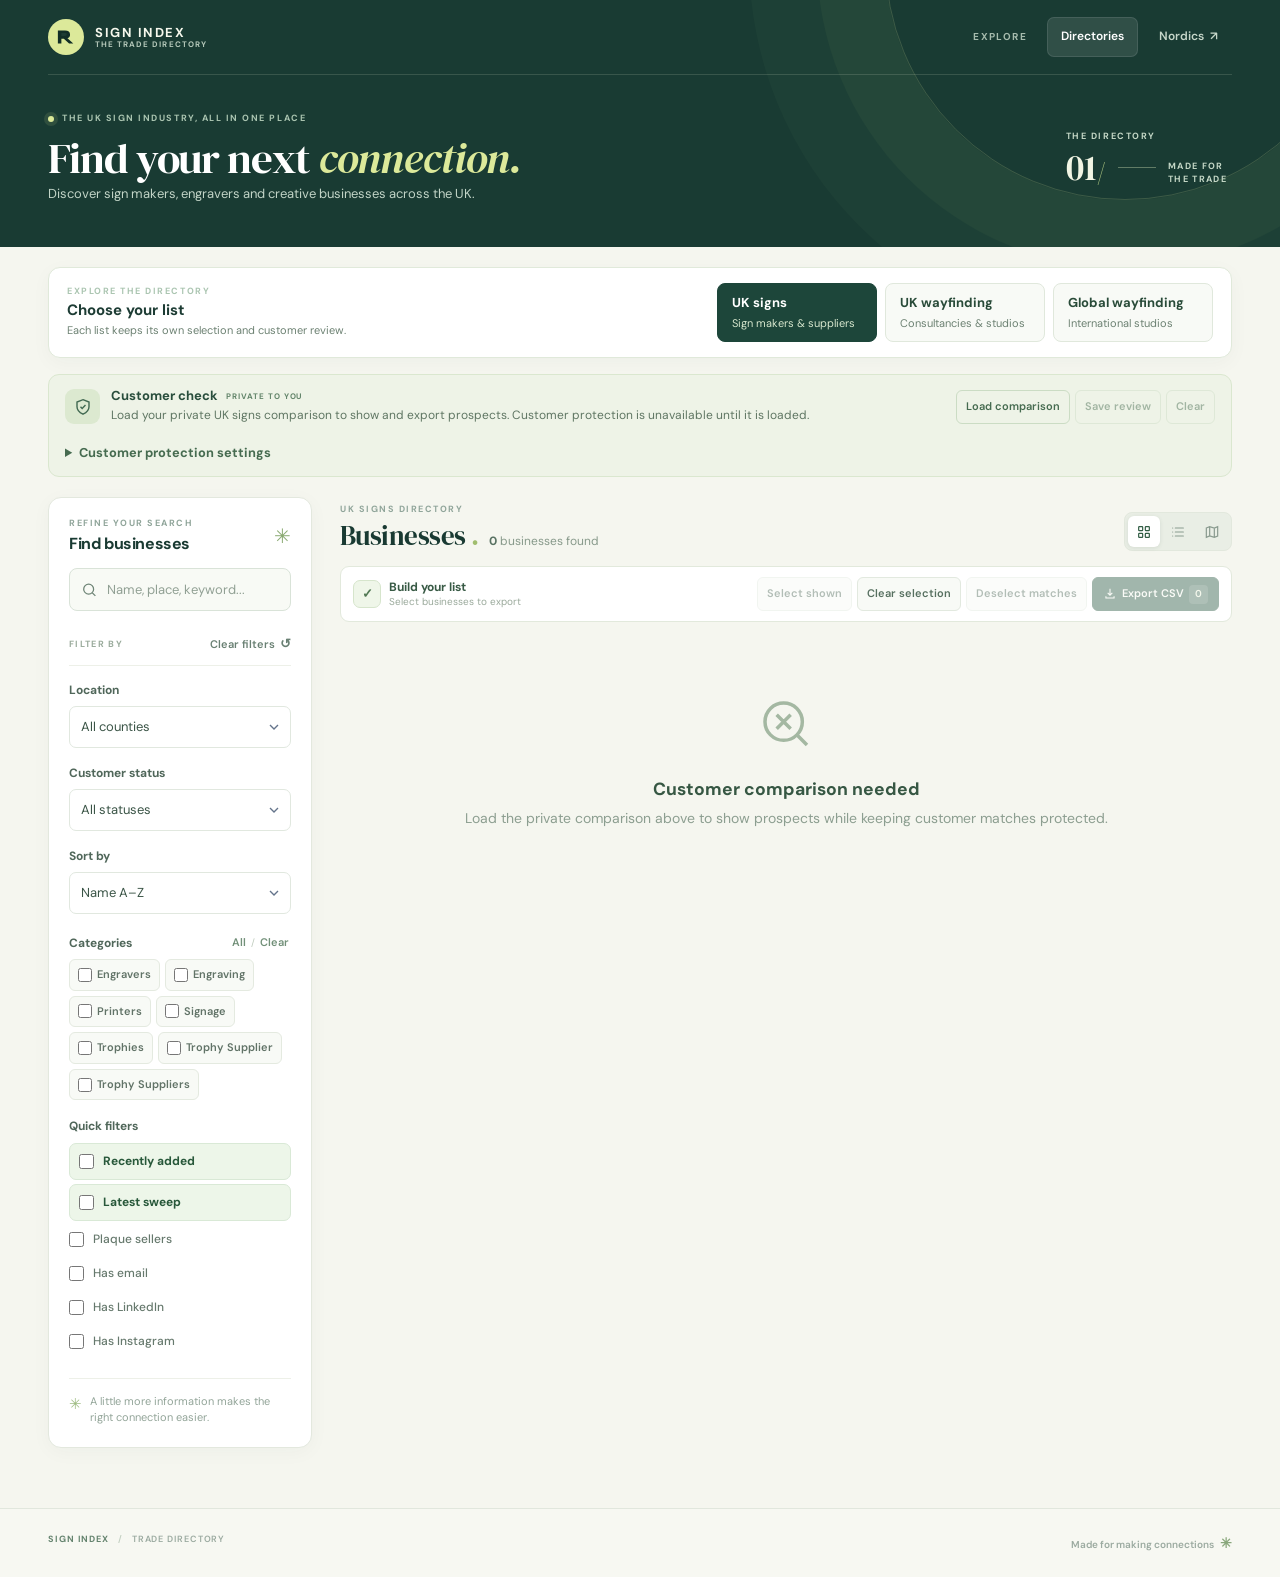
<file: index.html>
<!DOCTYPE html>
<html lang="en">
<head>
    <meta charset="UTF-8">
    <meta name="viewport" content="width=device-width, initial-scale=1.0">
    <title>UK Sign Directory | Find your next connection</title>
    <meta name="description" content="Explore UK sign makers and wayfinding consultancies in the UK and around the world.">
    <link rel="preconnect" href="https://fonts.googleapis.com">
    <link rel="preconnect" href="https://fonts.gstatic.com" crossorigin>
    <link href="https://fonts.googleapis.com/css2?family=DM+Sans:wght@400;500;600;700&family=DM+Serif+Display:ital@0;1&display=swap" rel="stylesheet">
    <link rel="stylesheet" href="css/styles.css">
    <link rel="stylesheet" href="vendor/leaflet/leaflet.css">
    <script src="vendor/leaflet/leaflet.js"></script>
</head>
<body class="uk-directory" data-data-file="data/directory-data.json">
    <header class="header">
        <div class="container">
            <div class="header-content">
                <a class="brand" href="index.html" aria-label="Sign Index home">
                    <span class="brand-mark" aria-hidden="true"><svg viewBox="0 0 32 32" fill="none"><path d="M6 24V8h8.8c4 0 6.2 1.8 6.2 5.1 0 2.2-1.2 3.7-3.2 4.5L25 24h-5.2l-6.5-5.8h-3V24H6Z" fill="currentColor"/><path d="M10.3 14.8h4.1c1.6 0 2.5-.6 2.5-1.8s-.9-1.8-2.5-1.8h-4.1v3.6Z" fill="#1D3C34"/></svg></span>
                    <span class="brand-copy"><strong>SIGN INDEX</strong><small>THE TRADE DIRECTORY</small></span>
                </a>
                <nav class="header-nav" aria-label="Directory region">
                    <span class="nav-caption">EXPLORE</span>
                    <a href="index.html" class="nav-link active" aria-current="page">Directories</a>
                    <a href="nordics.html" class="nav-link">Nordics <span aria-hidden="true">↗</span></a>
                </nav>
            </div>
            <div class="hero">
                <div class="hero-copy">
                    <p class="eyebrow"><span class="eyebrow-dot"></span> <span id="heroEyebrow">THE UK SIGN INDUSTRY, ALL IN ONE PLACE</span></p>
                    <h1>Find your next <em>connection.</em></h1>
                    <p class="hero-description" id="heroDescription">Discover sign makers, engravers and creative businesses across the UK.</p>
                </div>
                <div class="hero-aside" aria-hidden="true"><span class="hero-aside-label">THE DIRECTORY</span><span class="hero-aside-number">01<span>/</span></span><span class="hero-aside-line"></span><span class="hero-aside-caption">MADE FOR<br>THE TRADE</span></div>
            </div>
        </div>
    </header>

    <main class="main">
        <div class="container">
            <section class="directory-switcher" aria-label="Choose directory">
                <div class="directory-switcher-copy"><span class="section-kicker">EXPLORE THE DIRECTORY</span><strong>Choose your list</strong><small>Each list keeps its own selection and customer review.</small></div>
                <div class="directory-switcher-actions" role="group" aria-label="Choose directory">
                    <button id="signsDataset" class="directory-switch active" type="button" aria-pressed="true"><span>UK signs</span><small>Sign makers &amp; suppliers</small></button>
                    <button id="wayfindingDataset" class="directory-switch" type="button" aria-pressed="false"><span>UK wayfinding</span><small>Consultancies &amp; studios</small></button>
                    <button id="globalWayfindingDataset" class="directory-switch" type="button" aria-pressed="false"><span>Global wayfinding</span><small>International studios</small></button>
                </div>
                <p id="datasetSwitchStatus" class="dataset-switch-status" role="status" aria-live="polite"></p>
            </section>
            <section class="customer-panel" aria-labelledby="customerPanelTitle">
                <div class="customer-panel-copy">
                    <span class="panel-icon" aria-hidden="true"><svg viewBox="0 0 24 24" fill="none" stroke="currentColor" stroke-width="1.7"><path d="M12 3.2 19.2 6v5.6c0 4-2.8 6.8-7.2 9-4.4-2.2-7.2-5-7.2-9V6L12 3.2Z"/><path d="m9 11.7 2 2 4-4"/></svg></span>
                    <div><div class="panel-heading"><h2 id="customerPanelTitle">Customer check</h2><span class="panel-private">PRIVATE TO YOU</span></div>
                    <p id="customerOverlaySummary" role="status">No comparison loaded — all businesses are unchecked.</p></div>
                </div>
                <div class="customer-panel-actions">
                    <label class="action-btn customer-upload">Load comparison <input type="file" id="customerOverlayFile" accept=".json,application/json"></label>
                    <button id="saveCustomerOverlay" class="action-btn" type="button" disabled>Save review</button>
                    <button id="clearCustomerOverlay" class="action-btn" type="button" disabled>Clear</button>
                </div>
                <details class="customer-protection" id="customerProtection">
                    <summary>Customer protection settings</summary>
                    <p>Strong and possible customer matches are hidden and excluded from exports by default. Showing them and allowing their selection require separate confirmations.</p>
                    <div class="customer-protection-actions">
                        <button id="showCustomerMatches" class="action-btn" type="button" disabled>Review hidden matches</button>
                        <button id="allowCustomerSelection" class="action-btn" type="button" hidden>Allow selecting matches</button>
                    </div>
                </details>
            </section>

            <div class="workspace-grid">
                <aside class="search-section" aria-label="Search and filters">
                    <div class="sidebar-heading"><div><span class="section-kicker">REFINE YOUR SEARCH</span><h2>Find businesses</h2></div><span class="sidebar-heading-icon" aria-hidden="true">✳</span></div>
                    <div class="search-box">
                        <label class="sr-only" for="searchInput">Search businesses</label>
                        <svg class="search-icon" viewBox="0 0 24 24" fill="none" stroke="currentColor" stroke-width="1.8" aria-hidden="true"><circle cx="10.8" cy="10.8" r="7"></circle><path d="m16 16 4.3 4.3"></path></svg>
                        <input type="text" id="searchInput" placeholder="Name, place, keyword..." autocomplete="off">
                        <button id="clearSearch" class="clear-btn" type="button" aria-label="Clear search" style="display: none;">✕</button>
                    </div>
                    <input class="mobile-filter-checkbox" type="checkbox" id="mobileFilterToggle" aria-controls="sidebarFilterControls">
                    <label class="mobile-filter-toggle" for="mobileFilterToggle"><span><svg viewBox="0 0 24 24" fill="none" stroke="currentColor" stroke-width="1.8" aria-hidden="true"><path d="M4 6h16M7 12h10M10 18h4"/></svg> Filters</span><span class="mobile-filter-show">Show filters <span aria-hidden="true">＋</span></span><span class="mobile-filter-hide">Hide filters <span aria-hidden="true">−</span></span></label>
                    <div class="sidebar-filter-controls" id="sidebarFilterControls">
                    <div class="filter-section-heading"><span>FILTER BY</span><button id="resetFilters" class="reset-btn" type="button">Clear filters <span aria-hidden="true">↺</span></button></div>
                    <div class="filters">
                        <div class="filter-group"><label for="countyFilter">Location</label><select id="countyFilter"><option value="">All counties</option></select><small id="locationSourceNote" class="location-source-note" hidden>Countries come from the source directory and may not reflect every office.</small></div>
                        <div class="filter-group"><label for="customerStatusFilter">Customer status</label><select id="customerStatusFilter"><option value="all">All statuses</option><option value="confirmed">Strong customer match</option><option value="possible">Possible match — review</option><option value="rejected">Rejected match</option><option value="unmatched">No match found</option><option value="unchecked">Unchecked</option></select></div>
                        <div class="filter-group"><label for="sortBy">Sort by</label><select id="sortBy"><option value="name-asc">Name A–Z</option><option value="name-desc">Name Z–A</option><option value="county-asc">County A–Z</option><option value="county-desc">County Z–A</option><option value="category-asc">Category A–Z</option></select></div>
                        <div class="filter-group category-group"><div class="filter-label-row"><span class="filter-label">Categories</span><div class="filter-actions"><button id="selectAllCats" class="filter-action-btn" type="button">All</button><span aria-hidden="true">/</span><button id="clearCats" class="filter-action-btn" type="button">Clear</button></div></div><div id="categoryCheckboxes" class="category-checkboxes"></div></div>
                        <fieldset class="quick-filters"><legend>Quick filters</legend>
                            <div class="filter-group checkbox-group recent-filter"><label for="recentlyAdded"><input type="checkbox" id="recentlyAdded"><span>Recently added</span></label></div>
                            <div class="filter-group checkbox-group recent-filter"><label for="latestResearch"><input type="checkbox" id="latestResearch"><span>Latest sweep</span></label></div>
                            <div class="filter-group checkbox-group"><label for="plaquesOnly"><input type="checkbox" id="plaquesOnly"><span>Plaque sellers</span></label></div>
                            <div class="filter-group checkbox-group"><label for="hasEmail"><input type="checkbox" id="hasEmail"><span>Has email</span></label></div>
                            <div class="filter-group checkbox-group"><label for="hasLinkedIn"><input type="checkbox" id="hasLinkedIn"><span>Has LinkedIn</span></label></div>
                            <div class="filter-group checkbox-group"><label for="hasInstagram"><input type="checkbox" id="hasInstagram"><span>Has Instagram</span></label></div>
                        </fieldset>
                    </div>
                    <p class="sidebar-note"><span aria-hidden="true">✳</span> A little more information makes the right connection easier.</p>
                    </div>
                </aside>

                <section class="results-section" aria-label="Directory results">
                    <div class="results-header">
                        <div><span class="section-kicker" id="directoryKicker">UK SIGNS DIRECTORY</span><h2 id="directoryHeading">Businesses <span class="results-heading-dot">.</span></h2><p class="results-count"><span id="resultsCount">0</span> businesses found</p></div>
                        <div class="view-controls"><div class="view-toggle" aria-label="Choose display view">
                            <button id="gridView" class="view-btn active" type="button" title="Grid view" aria-label="Grid view"><svg viewBox="0 0 24 24" fill="none" stroke="currentColor" stroke-width="1.8"><rect x="4" y="4" width="6" height="6" rx="1"/><rect x="14" y="4" width="6" height="6" rx="1"/><rect x="4" y="14" width="6" height="6" rx="1"/><rect x="14" y="14" width="6" height="6" rx="1"/></svg></button>
                            <button id="listView" class="view-btn" type="button" title="List view" aria-label="List view"><svg viewBox="0 0 24 24" fill="none" stroke="currentColor" stroke-width="1.8"><path d="M8 6h12M8 12h12M8 18h12M4 6h.01M4 12h.01M4 18h.01" stroke-linecap="round"/></svg></button>
                            <button id="mapView" class="view-btn" type="button" title="Map view" aria-label="Map view" aria-describedby="mapUnavailableNotice"><svg viewBox="0 0 24 24" fill="none" stroke="currentColor" stroke-width="1.8"><path d="m3.5 6 5-2 7 2 5-2v14l-5 2-7-2-5 2V6ZM8.5 4v14M15.5 6v14"/></svg></button>
                        </div><small id="mapUnavailableNotice" class="map-unavailable-notice" hidden>Map unavailable · country labels may not reflect every office.</small></div>
                    </div>
                    <div class="selection-bar">
                        <div class="selection-intro"><span class="selection-icon" aria-hidden="true">✓</span><div><strong>Build your list</strong><small>Select businesses to export</small></div></div>
                        <div class="selection-actions">
                            <button id="selectAllBtn" class="action-btn" type="button" title="Select all businesses shown by the current filters">Select shown</button>
                            <button id="deselectAllBtn" class="action-btn" type="button" title="Clear the entire selection, including businesses hidden by filters">Clear selection</button>
                            <button id="selectCustomersBtn" class="action-btn" type="button" title="Select strong and possible matches across the whole directory" hidden disabled>Select matches</button>
                            <button id="deselectCustomersBtn" class="action-btn" type="button" title="Deselect strong and possible matches across the whole directory" disabled>Deselect matches</button>
                            <button id="downloadCsvBtn" class="action-btn primary" type="button" disabled><svg viewBox="0 0 24 24" fill="none" stroke="currentColor" stroke-width="1.8" aria-hidden="true"><path d="M12 3v11m-4-4 4 4 4-4M5 16v3h14v-3"/></svg> Export CSV <span class="selected-count" id="selectedCount">0</span></button>
                        </div>
                    </div>
                    <p id="globalContactNotice" class="global-contact-notice" hidden></p>
                    <div id="loading" class="loading"><div class="spinner"></div><p>Loading directory...</p></div>
                    <div id="resultsGrid" class="results-grid"></div>
                    <div id="resultsList" class="results-list" style="display: none;"></div>
                    <div id="mapContainer" class="map-container" style="display: none;"><div id="map"></div></div>
                    <div id="noResults" class="no-results" style="display: none;"><svg viewBox="0 0 24 24" fill="none" stroke="currentColor" stroke-width="1.5"><circle cx="11" cy="11" r="8"></circle><path d="M21 21l-4.35-4.35M8 8l6 6M14 8l-6 6"></path></svg><h3>No businesses found</h3><p>Try another search or adjust your filters.</p></div>
                </section>
            </div>
        </div>
    </main>
    <footer class="footer"><div class="container"><div class="footer-content"><span><strong>SIGN INDEX</strong> <span class="footer-divider">/</span> TRADE DIRECTORY</span><span>Made for making connections <span aria-hidden="true">✳</span></span></div></div></footer>
    <script src="js/app.js"></script>
</body>
</html>
</file>
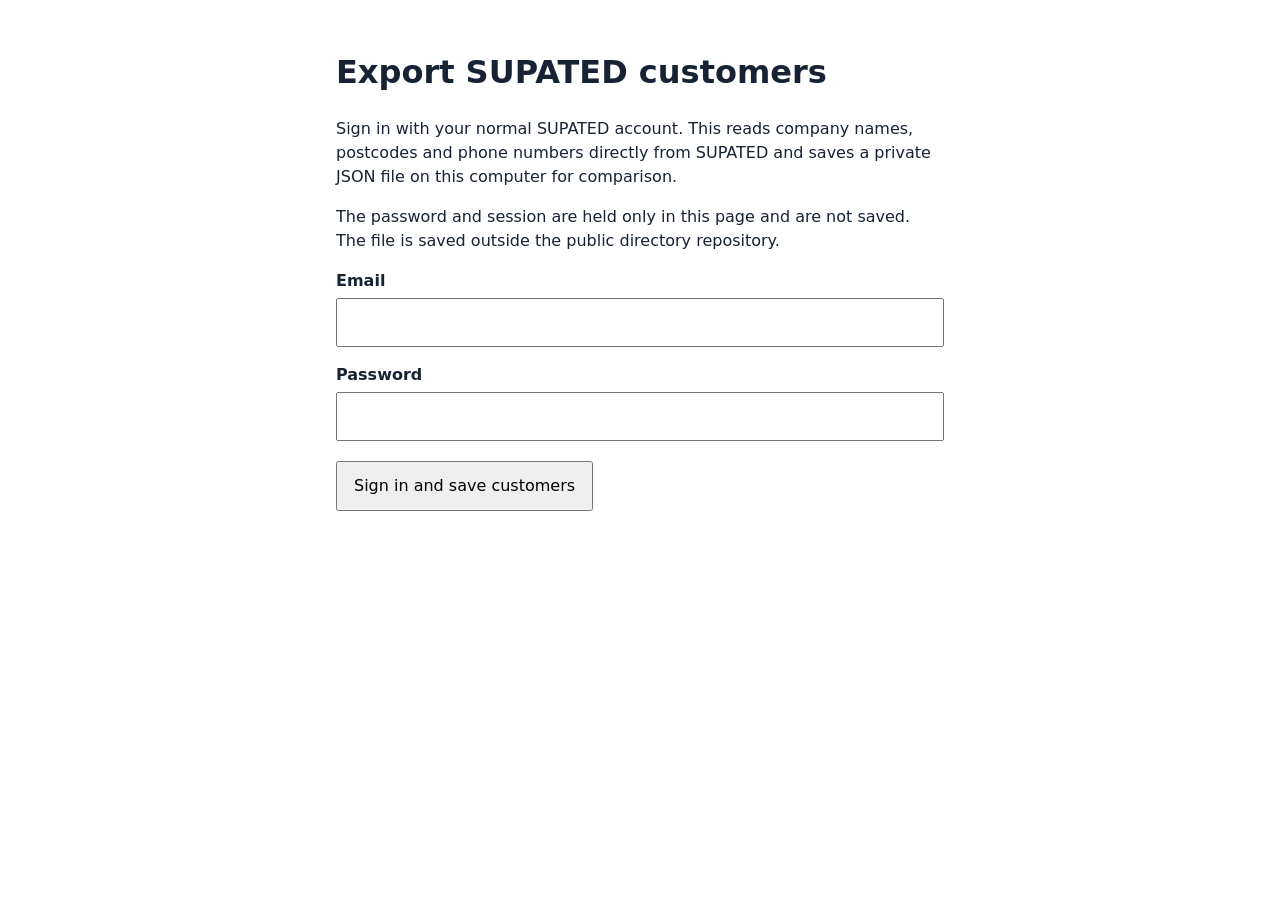
<file: tools/supated-export.html>
<!doctype html>
<html lang="en">
<head>
  <meta charset="utf-8">
  <meta name="viewport" content="width=device-width, initial-scale=1">
  <title>Export SUPATED customers</title>
  <style>
    body { font: 16px/1.5 system-ui, sans-serif; max-width: 38rem; margin: 3rem auto; padding: 0 1rem; color: #172234; }
    label { display: block; font-weight: 600; margin-top: 1rem; }
    input { display: block; width: 100%; box-sizing: border-box; padding: .65rem; margin-top: .3rem; font: inherit; }
    button { margin-top: 1.25rem; padding: .7rem 1rem; font: inherit; cursor: pointer; }
    #status { white-space: pre-wrap; }
  </style>
</head>
<body>
  <h1>Export SUPATED customers</h1>
  <p>Sign in with your normal SUPATED account. This reads company names, postcodes and phone numbers directly from SUPATED and saves a private JSON file on this computer for comparison.</p>
  <p>The password and session are held only in this page and are not saved. The file is saved outside the public directory repository.</p>
  <form id="exportForm">
    <label>Email<input id="email" type="email" autocomplete="username" required></label>
    <label>Password<input id="password" type="password" autocomplete="current-password" required></label>
    <button id="submit" type="submit">Sign in and save customers</button>
  </form>
  <p id="status" role="status" aria-live="polite"></p>
  <script>
    const form = document.getElementById('exportForm');
    const status = document.getElementById('status');
    const submit = document.getElementById('submit');

    form.addEventListener('submit', async (event) => {
      event.preventDefault();
      submit.disabled = true;
      status.textContent = 'Signing in…';
      try {
        const configResponse = await fetch('/config', {cache: 'no-store'});
        if (!configResponse.ok) throw new Error('Local SUPATED configuration is missing. See docs/supated-export.md.');
        const { url, key } = await configResponse.json();
        const email = document.getElementById('email').value.trim();
        const passwordField = document.getElementById('password');
        const login = await fetch(`${url}/auth/v1/token?grant_type=password`, {
          method: 'POST', headers: { apikey: key, 'Content-Type': 'application/json' },
          body: JSON.stringify({ email, password: passwordField.value }),
        });
        passwordField.value = '';
        const session = await login.json();
        if (!login.ok || !session.access_token) throw new Error('Sign-in failed. Check your SUPATED credentials.');
        const customers = [];
        const pageSize = 1000;
        let expectedTotal = null;
        for (let offset = 0; ; ) {
          status.textContent = `Reading customers… ${customers.length} loaded`;
          const query = new URLSearchParams({ select: 'company,postcode,phone_number', order: 'id', limit: String(pageSize), offset: String(offset) });
          const response = await fetch(`${url}/rest/v1/customers?${query}`, {
            headers: { apikey: key, Authorization: `Bearer ${session.access_token}`, Accept: 'application/json', Prefer: 'count=exact' },
          });
          if (!response.ok) throw new Error(`Customer read failed (HTTP ${response.status}). No file was saved.`);
          const page = await response.json();
          if (!Array.isArray(page)) throw new Error('Unexpected customer response. No file was saved.');
          const range = response.headers.get('content-range');
          const totalMatch = range && range.match(/\/(\d+)$/);
          if (!totalMatch) throw new Error('Could not verify the total customer count. No file was saved.');
          const total = Number(totalMatch[1]);
          if (expectedTotal !== null && total !== expectedTotal) throw new Error('The customer list changed during export. Please retry.');
          expectedTotal = total;
          customers.push(...page);
          offset += page.length;
          if (offset === expectedTotal) break;
          if (!page.length || offset > expectedTotal) throw new Error('Could not retrieve the complete customer list. No file was saved.');
        }
        if (!customers.length) throw new Error('No customers were returned. No file was saved; check your account access.');
        const save = await fetch('/save', { method: 'POST', headers: { 'Content-Type': 'application/json' }, body: JSON.stringify({ customers }) });
        const saved = await save.json();
        if (!save.ok) throw new Error(saved.error || 'Could not save the export.');
        status.textContent = `${customers.length} customers saved privately to:\n${saved.path}`;
      } catch (error) {
        document.getElementById('password').value = '';
        status.textContent = error.message || 'Export failed.';
      } finally {
        submit.disabled = false;
      }
    });
  </script>
</body>
</html>
</file>
<file: css/styles.css>
/* CSS Reset & Base */
*, *::before, *::after {
    box-sizing: border-box;
    margin: 0;
    padding: 0;
}

:root {
    --primary: #0f172a;
    --primary-light: #1e293b;
    --accent: #3b82f6;
    --accent-hover: #2563eb;
    --success: #22c55e;
    --warning: #eab308;
    --bg: #f1f5f9;
    --surface: #ffffff;
    --text: #0f172a;
    --text-light: #475569;
    --text-muted: #94a3b8;
    --border: #e2e8f0;
    --shadow: 0 1px 3px rgba(0,0,0,0.08);
    --shadow-md: 0 4px 12px rgba(0,0,0,0.1);
    --radius: 8px;
    --radius-lg: 12px;
}

body {
    font-family: 'Inter', -apple-system, BlinkMacSystemFont, 'Segoe UI', Roboto, sans-serif;
    background: var(--bg);
    color: var(--text);
    line-height: 1.6;
    min-height: 100vh;
}

.container {
    max-width: 1400px;
    margin: 0 auto;
    padding: 0 24px;
}

/* Header */
.header {
    background: var(--primary);
    color: white;
    padding: 32px 0;
}

.header-content {
    display: flex;
    justify-content: space-between;
    align-items: center;
    flex-wrap: wrap;
    gap: 16px;
}

.logo {
    font-size: 1.75rem;
    font-weight: 700;
    display: flex;
    align-items: center;
    gap: 12px;
}

.tagline {
    opacity: 0.7;
    font-size: 0.95rem;
    font-weight: 400;
}

.header-nav {
    display: flex;
    gap: 8px;
}

.nav-link {
    color: #cbd5e1;
    text-decoration: none;
    font-size: 0.85rem;
    font-weight: 600;
    padding: 8px 12px;
    border: 1px solid #334155;
    border-radius: 999px;
    transition: all 0.2s;
}

.nav-link:hover {
    color: white;
    border-color: #64748b;
}

.nav-link.active {
    color: white;
    background: #1e293b;
    border-color: #64748b;
}

/* Main */
.main {
    padding: 32px 0;
    min-height: calc(100vh - 180px);
}

/* Search Section */
.search-section {
    background: var(--surface);
    padding: 24px;
    border-radius: var(--radius-lg);
    box-shadow: var(--shadow);
    margin-bottom: 32px;
}

.search-box {
    position: relative;
    margin-bottom: 20px;
}

.search-icon {
    position: absolute;
    left: 16px;
    top: 50%;
    transform: translateY(-50%);
    width: 20px;
    height: 20px;
    color: var(--text-muted);
    pointer-events: none;
}

.search-box input {
    width: 100%;
    padding: 14px 48px;
    font-size: 1rem;
    border: 2px solid var(--border);
    border-radius: var(--radius);
    outline: none;
    transition: border-color 0.2s, box-shadow 0.2s;
    background: var(--bg);
}

.search-box input:focus {
    border-color: var(--accent);
    background: white;
    box-shadow: 0 0 0 4px rgba(59, 130, 246, 0.1);
}

.search-box input::placeholder {
    color: var(--text-muted);
}

.clear-btn {
    position: absolute;
    right: 12px;
    top: 50%;
    transform: translateY(-50%);
    background: var(--border);
    border: none;
    width: 24px;
    height: 24px;
    border-radius: 50%;
    cursor: pointer;
    font-size: 12px;
    color: var(--text-light);
    display: flex;
    align-items: center;
    justify-content: center;
    transition: all 0.2s;
}

.clear-btn:hover {
    background: var(--text-muted);
    color: white;
}

/* Filters */
.filters {
    display: flex;
    flex-wrap: wrap;
    gap: 12px;
    align-items: flex-end;
}

.filter-group {
    display: flex;
    flex-direction: column;
    gap: 4px;
    flex: 1;
    min-width: 160px;
}

.filter-group label {
    font-size: 0.75rem;
    font-weight: 600;
    color: var(--text-light);
    text-transform: uppercase;
    letter-spacing: 0.5px;
}

.filter-group select {
    padding: 10px 32px 10px 12px;
    font-size: 0.9rem;
    border: 2px solid var(--border);
    border-radius: var(--radius);
    background: white url("data:image/svg+xml,%3Csvg xmlns='http://www.w3.org/2000/svg' width='16' height='16' viewBox='0 0 24 24' fill='none' stroke='%2364748b' stroke-width='2'%3E%3Cpath d='M6 9l6 6 6-6'/%3E%3C/svg%3E") no-repeat right 8px center;
    appearance: none;
    cursor: pointer;
    transition: border-color 0.2s;
}

.filter-group select:focus {
    border-color: var(--accent);
    outline: none;
}

.reset-btn {
    padding: 10px 16px;
    font-size: 0.875rem;
    font-weight: 500;
    color: var(--text-light);
    background: var(--bg);
    border: 2px solid var(--border);
    border-radius: var(--radius);
    cursor: pointer;
    transition: all 0.2s;
    white-space: nowrap;
}

.reset-btn:hover {
    background: var(--border);
    color: var(--text);
}

/* Results Section */
.results-header {
    display: flex;
    justify-content: space-between;
    align-items: center;
    margin-bottom: 20px;
}

.results-count {
    font-size: 0.9rem;
    color: var(--text-light);
}

.results-count span {
    font-weight: 700;
    color: var(--text);
}

.view-toggle {
    display: flex;
    gap: 2px;
    background: var(--border);
    padding: 3px;
    border-radius: var(--radius);
}

.view-btn {
    padding: 6px 10px;
    background: transparent;
    border: none;
    cursor: pointer;
    border-radius: 5px;
    font-size: 1rem;
    transition: all 0.2s;
    color: var(--text-muted);
}

.view-btn.active {
    background: white;
    box-shadow: var(--shadow);
    color: var(--text);
}

/* Loading */
.loading {
    text-align: center;
    padding: 60px 20px;
    color: var(--text-light);
}

.spinner {
    width: 40px;
    height: 40px;
    border: 3px solid var(--border);
    border-top-color: var(--accent);
    border-radius: 50%;
    animation: spin 0.8s linear infinite;
    margin: 0 auto 16px;
}

@keyframes spin {
    to { transform: rotate(360deg); }
}

/* Grid View */
.results-grid {
    display: grid;
    grid-template-columns: repeat(auto-fill, minmax(340px, 1fr));
    gap: 16px;
}

/* List View */
.results-list {
    display: flex;
    flex-direction: column;
    gap: 8px;
}

/* Business Card */
.business-card {
    background: var(--surface);
    border-radius: var(--radius-lg);
    padding: 20px;
    box-shadow: var(--shadow);
    transition: box-shadow 0.2s;
    border: 1px solid var(--border);
}

.business-card:hover {
    box-shadow: var(--shadow-md);
}

.card-header {
    display: flex;
    justify-content: space-between;
    align-items: flex-start;
    gap: 12px;
    margin-bottom: 8px;
}

.card-title {
    font-size: 1.05rem;
    font-weight: 600;
    color: var(--text);
    line-height: 1.3;
}

.card-category {
    display: inline-block;
    padding: 3px 8px;
    font-size: 0.7rem;
    font-weight: 600;
    border-radius: 4px;
    text-transform: uppercase;
    letter-spacing: 0.3px;
    white-space: nowrap;
}

.category-signage { background: #dbeafe; color: #1e40af; }
.category-architects { background: #d1fae5; color: #065f46; }
.category-engraving { background: #fef3c7; color: #92400e; }
.category-trophies { background: #fce7f3; color: #9d174d; }

.card-county {
    display: inline-block;
    padding: 4px 10px;
    font-size: 0.8rem;
    font-weight: 600;
    border-radius: 6px;
    background: #1e293b;
    color: white;
    margin-bottom: 12px;
}

.card-links {
    display: flex;
    flex-wrap: wrap;
    gap: 6px;
    margin-bottom: 12px;
}

.card-link {
    display: inline-flex;
    align-items: center;
    gap: 4px;
    padding: 5px 10px;
    font-size: 0.8rem;
    text-decoration: none;
    border-radius: 6px;
    background: var(--bg);
    color: var(--accent);
    font-weight: 500;
    transition: background 0.2s;
}

.card-link:hover {
    background: #dbeafe;
}

.card-contact {
    font-size: 0.85rem;
    color: var(--text-light);
    padding-top: 12px;
    border-top: 1px solid var(--border);
}

.card-contact p {
    margin-bottom: 4px;
    display: flex;
    align-items: flex-start;
    gap: 6px;
}

.card-contact p:last-child {
    margin-bottom: 0;
}

.quality-badge {
    display: inline-flex;
    align-items: center;
    gap: 2px;
    padding: 3px 8px;
    font-size: 0.75rem;
    font-weight: 700;
    border-radius: 6px;
    background: var(--bg);
    color: var(--text-muted);
    white-space: nowrap;
}

.quality-high { background: #dcfce7; color: #166534; }
.quality-medium { background: #fef9c3; color: #854d0e; }
.quality-low { background: #fee2e2; color: #991b1b; }

/* No Results */
.no-results {
    text-align: center;
    padding: 60px 20px;
    color: var(--text-light);
}

.no-results svg {
    width: 56px;
    height: 56px;
    color: var(--text-muted);
    margin-bottom: 16px;
}

.no-results h3 {
    font-size: 1.1rem;
    color: var(--text);
    margin-bottom: 4px;
}

/* List View Item */
.business-list-item {
    background: var(--surface);
    border-radius: var(--radius);
    padding: 16px 20px;
    box-shadow: var(--shadow);
    border: 1px solid var(--border);
    display: flex;
    justify-content: space-between;
    align-items: center;
    gap: 16px;
}

.list-item-main {
    flex: 1;
    min-width: 0;
}

.list-item-header {
    display: flex;
    align-items: center;
    gap: 10px;
    flex-wrap: wrap;
    margin-bottom: 4px;
}

.list-item-header .card-title {
    font-size: 0.95rem;
}

.list-item-header .card-county {
    margin-bottom: 0;
}

.list-item-actions {
    display: flex;
    gap: 6px;
    flex-shrink: 0;
}

/* Footer */
.footer {
    text-align: center;
    padding: 20px 0;
    color: var(--text-muted);
    font-size: 0.85rem;
    border-top: 1px solid var(--border);
    background: white;
}

/* Responsive */
@media (max-width: 768px) {
    .header-content {
        flex-direction: column;
        text-align: center;
    }
    
    .logo {
        font-size: 1.5rem;
    }
    
    .search-section {
        padding: 16px;
    }
    
    .filters {
        flex-direction: column;
    }
    
    .filter-group {
        width: 100%;
    }
    
    .results-grid {
        grid-template-columns: 1fr;
    }
    
    .business-list-item {
        flex-direction: column;
        align-items: flex-start;
    }
    
    .list-item-actions {
        width: 100%;
        justify-content: flex-start;
    }
}

/* Animations */
.business-card, .business-list-item {
    animation: fadeIn 0.25s ease-out;
}

@keyframes fadeIn {
    from { opacity: 0; transform: translateY(8px); }
    to { opacity: 1; transform: translateY(0); }
}

/* Map Container */
.map-container {
    width: 100%;
    height: 500px;
    border-radius: var(--radius-lg);
    overflow: hidden;
    box-shadow: var(--shadow);
    border: 1px solid var(--border);
}

#map {
    width: 100%;
    height: 100%;
}

.leaflet-popup-content {
    font-family: 'Inter', sans-serif;
    font-size: 0.9rem;
}

.leaflet-popup-content h4 {
    margin: 0 0 4px 0;
    font-size: 1rem;
    color: var(--text);
}

.leaflet-popup-content p {
    margin: 2px 0;
    color: var(--text-light);
    font-size: 0.85rem;
}

.leaflet-popup-content a {
    color: var(--accent);
    text-decoration: none;
}

.leaflet-popup-content a:hover {
    text-decoration: underline;
}

/* Checkbox Filter */
.checkbox-group {
    flex: 0 0 auto !important;
    min-width: auto !important;
}

.checkbox-group label {
    display: flex;
    align-items: center;
    gap: 8px;
    cursor: pointer;
    font-size: 0.9rem;
    padding: 10px 14px;
    background: var(--bg);
    border: 2px solid var(--border);
    border-radius: var(--radius);
    transition: all 0.2s;
}

.checkbox-group label:hover {
    border-color: var(--accent);
}

.checkbox-group input[type="checkbox"] {
    width: 18px;
    height: 18px;
    cursor: pointer;
}

.checkbox-group input[type="checkbox"]:checked + span {
    color: var(--accent);
    font-weight: 600;
}

/* Category Checkboxes */
.category-checkboxes {
    display: flex;
    flex-wrap: wrap;
    gap: 8px;
    margin-bottom: 8px;
}

.category-checkbox {
    display: flex;
    align-items: center;
    gap: 6px;
    padding: 6px 12px;
    font-size: 0.8rem;
    background: var(--bg);
    border: 2px solid var(--border);
    border-radius: var(--radius);
    cursor: pointer;
    transition: all 0.2s;
    white-space: nowrap;
}

.category-checkbox:hover {
    border-color: var(--accent);
}

.category-checkbox input[type="checkbox"] {
    width: 16px;
    height: 16px;
    cursor: pointer;
}

.category-checkbox input[type="checkbox"]:checked + span {
    color: var(--accent);
    font-weight: 600;
}

.filter-actions {
    display: flex;
    gap: 6px;
}

.filter-action-btn {
    padding: 6px 12px;
    font-size: 0.75rem;
    font-weight: 500;
    color: var(--text-light);
    background: var(--bg);
    border: 1px solid var(--border);
    border-radius: var(--radius);
    cursor: pointer;
    transition: all 0.2s;
}

.filter-action-btn:hover {
    background: var(--border);
    color: var(--text);
}

/* Selection Actions */
.selection-actions {
    display: flex;
    gap: 6px;
    flex-wrap: wrap;
}

.action-btn {
    padding: 8px 14px;
    font-size: 0.8rem;
    font-weight: 500;
    color: var(--text-light);
    background: var(--bg);
    border: 2px solid var(--border);
    border-radius: var(--radius);
    cursor: pointer;
    transition: all 0.2s;
}

.action-btn:hover {
    background: var(--border);
    color: var(--text);
}

.action-btn.primary {
    background: var(--accent);
    color: white;
    border-color: var(--accent);
}

.action-btn.primary:hover {
    background: var(--accent-hover);
    border-color: var(--accent-hover);
}

.action-btn:disabled {
    opacity: 0.5;
    cursor: not-allowed;
}

.action-btn:disabled:hover {
    background: var(--accent);
    border-color: var(--accent);
}

/* Selection Checkbox */
.select-checkbox {
    display: flex;
    align-items: center;
    cursor: pointer;
    padding: 4px;
}

.select-checkbox input[type="checkbox"] {
    display: none;
}

.checkmark {
    width: 22px;
    height: 22px;
    border: 2px solid var(--border);
    border-radius: 4px;
    background: white;
    display: flex;
    align-items: center;
    justify-content: center;
    transition: all 0.2s;
}

.select-checkbox:hover .checkmark {
    border-color: var(--accent);
}

.select-checkbox input[type="checkbox"]:checked + .checkmark {
    background: var(--accent);
    border-color: var(--accent);
}

.select-checkbox input[type="checkbox"]:checked + .checkmark::after {
    content: '✓';
    color: white;
    font-size: 14px;
    font-weight: bold;
}

.business-card.selected,
.business-list-item.selected {
    border-color: var(--accent);
    background: #f0f7ff;
}

/* Card header with checkbox */
.card-header {
    display: flex;
    justify-content: flex-start;
    align-items: flex-start;
    gap: 8px;
    margin-bottom: 8px;
}

.card-title-area {
    flex: 1;
}
/* Customer comparison stays in the browser tab. */
.customer-panel { display: flex; flex-wrap: wrap; gap: 1rem; justify-content: space-between; align-items: center; padding: 1rem 1.25rem; margin-bottom: 1rem; border: 1px solid #bdd4e9; border-radius: 10px; background: #f1f7fc; }
.customer-panel h2 { margin: 0 0 .35rem; font-size: 1.05rem; }
.customer-panel p { margin: .25rem 0; font-size: .875rem; color: #334155; }
.customer-panel-actions { display: flex; flex-wrap: wrap; gap: .5rem; }
.customer-upload { cursor: pointer; display: inline-flex; align-items: center; }
.customer-upload input { position: absolute; width: 1px; height: 1px; opacity: 0; }
.customer-upload:focus-within { outline: 2px solid #2563eb; outline-offset: 2px; }
.customer-protection { flex-basis: 100%; font-size: .8rem; color: #466b50; }
.customer-protection summary { cursor: pointer; font-weight: 700; }
.customer-protection-actions { display: flex; flex-wrap: wrap; gap: .5rem; margin-top: .5rem; }
#allowCustomerSelection[hidden], #selectCustomersBtn[hidden] { display: none !important; }
.customer-badge { display: inline-block; padding: .2rem .5rem; margin: .2rem .25rem .2rem 0; border-radius: 999px; font-size: .75rem; font-weight: 700; }
.customer-confirmed { color: #065f46; background: #d1fae5; }
.customer-possible { color: #92400e; background: #fef3c7; }
.customer-rejected { color: #7f1d1d; background: #fee2e2; }
.customer-evidence { margin: .25rem 0; font-size: .78rem; color: #334155; overflow-wrap: anywhere; }
.customer-review-actions { display: flex; flex-wrap: wrap; gap: .3rem; margin: .3rem 0; }
.customer-review-actions button { border: 1px solid #94a3b8; border-radius: 4px; padding: .2rem .4rem; background: white; cursor: pointer; font-size: .75rem; }
.customer-unmatched { color: #334155; background: #e2e8f0; }
.customer-unchecked { color: #475569; background: #f1f5f9; }

/* UK directory — editorial workspace. Scoped so the Nordics directory keeps its existing layout. */
body.uk-directory {
    --ink: #193a32;
    --ink-deep: #112e27;
    --paper: #f5f6ef;
    --line: #dfe5da;
    --lime: #dce99a;
    --muted: #687a70;
    --primary: #193a32;
    --accent: #335e4e;
    --accent-hover: #1e493a;
    --bg: #f3f5ee;
    --surface: #fff;
    --text: #193a32;
    --text-light: #617369;
    --text-muted: #90a096;
    --border: #dfe5da;
    --radius: 8px;
    --radius-lg: 13px;
    font-family: 'DM Sans', -apple-system, BlinkMacSystemFont, 'Segoe UI', sans-serif;
    background: var(--paper);
    color: var(--ink);
    font-size: 14px;
}
.uk-directory .sr-only { position: absolute; width: 1px; height: 1px; padding: 0; margin: -1px; overflow: hidden; clip: rect(0,0,0,0); white-space: nowrap; border: 0; }
.uk-directory button, .uk-directory input, .uk-directory select { font: inherit; }
.uk-directory button:focus-visible, .uk-directory a:focus-visible, .uk-directory input:focus-visible, .uk-directory select:focus-visible, .uk-directory summary:focus-visible { outline: 3px solid #779e65; outline-offset: 3px; }
.uk-directory .container { max-width: 1560px; padding: 0 48px; }
.uk-directory .header { position: relative; overflow: hidden; color: #f6f8ed; padding: 0; background: #193b33; }
.uk-directory .header::before { content: ''; position: absolute; width: 480px; height: 480px; right: -85px; top: -280px; border: 1px solid rgba(219,234,156,.18); border-radius: 50%; box-shadow: 0 0 0 68px rgba(216,233,152,.035), 0 0 0 136px rgba(216,233,152,.025); pointer-events: none; }
.uk-directory .header .container { position: relative; z-index: 1; }
.uk-directory .header-content { min-height: 75px; gap: 24px; border-bottom: 1px solid rgba(233,242,213,.15); }
.uk-directory .brand { display: inline-flex; align-items: center; gap: 11px; color: #f6f8ed; text-decoration: none; }
.uk-directory .brand-mark { display: grid; place-items: center; width: 36px; height: 36px; border-radius: 50%; background: var(--lime); color: var(--ink-deep); }
.uk-directory .brand-mark svg { width: 26px; height: 26px; }
.uk-directory .brand-copy { display: flex; flex-direction: column; gap: 1px; line-height: 1; }
.uk-directory .brand-copy strong { font-size: 13px; font-weight: 700; letter-spacing: .12em; }
.uk-directory .brand-copy small { font-size: 8px; font-weight: 700; letter-spacing: .13em; color: #b5c8ba; }
.uk-directory .header-nav { align-items: center; gap: 7px; }
.uk-directory .nav-caption { margin-right: 13px; color: #a6bbad; font-size: 10px; font-weight: 700; letter-spacing: .14em; }
.uk-directory .nav-link { padding: 9px 13px; border: 1px solid transparent; border-radius: 7px; color: #c6d6c9; font-size: 12px; font-weight: 600; }
.uk-directory .nav-link:hover { color: #fff; background: rgba(255,255,255,.07); border-color: transparent; }
.uk-directory .nav-link.active { background: rgba(255,255,255,.1); border-color: rgba(255,255,255,.1); color: #fff; }
.uk-directory .nav-link span { font-size: 12px; padding-left: 3px; }
.uk-directory .hero { min-height: 172px; display: flex; align-items: center; justify-content: space-between; gap: 30px; padding: 27px 0 31px; }
.uk-directory .hero-copy { min-width: 0; }
.uk-directory .eyebrow, .uk-directory .section-kicker { display: flex; align-items: center; gap: 8px; color: #abc5b1; font-size: 9px; line-height: 1.3; font-weight: 700; letter-spacing: .17em; }
.uk-directory .eyebrow-dot { width: 6px; height: 6px; background: #dbe999; border-radius: 50%; box-shadow: 0 0 0 4px rgba(221,235,154,.11); }
.uk-directory .hero h1 { margin: 10px 0 3px; color: #fff; font-family: 'DM Serif Display', Georgia, serif; font-size: clamp(34px, 3.35vw, 49px); font-weight: 400; line-height: 1.08; letter-spacing: -.025em; }
.uk-directory .hero h1 em { color: #dce99a; font-weight: 400; }
.uk-directory .hero-description { color: #c2d4c7; font-size: 13px; }
.uk-directory .hero-aside { display: grid; grid-template-columns: auto 38px auto; align-items: end; gap: 12px; flex: 0 0 auto; padding: 0 5px 3px 16px; color: #c4d7c6; }
.uk-directory .hero-aside-label { grid-column: 1 / -1; margin-bottom: -6px; font-size: 9px; letter-spacing: .17em; font-weight: 700; }
.uk-directory .hero-aside-number { color: #f1f5e4; font-family: 'DM Serif Display', Georgia, serif; font-size: 36px; line-height: 1; }
.uk-directory .hero-aside-number span { color: #a8c17e; font-size: 25px; }
.uk-directory .hero-aside-line { align-self: center; height: 1px; background: rgba(223,239,190,.36); }
.uk-directory .hero-aside-caption { font-size: 9px; line-height: 1.45; letter-spacing: .15em; font-weight: 700; }
.uk-directory .main { min-height: 0; padding: 20px 0 60px; }
.uk-directory .customer-panel { display: flex; align-items: center; justify-content: space-between; gap: 18px 24px; margin: 0 0 20px; padding: 13px 16px; background: #eef3e7; border: 1px solid #dae7cf; border-radius: 11px; }
.uk-directory .customer-panel-copy { min-width: 0; display: flex; align-items: center; gap: 11px; }
.uk-directory .panel-icon { flex: 0 0 auto; display: grid; place-items: center; width: 35px; height: 35px; border-radius: 9px; background: #dce9d0; color: #416951; }
.uk-directory .panel-icon svg { width: 20px; height: 20px; }
.uk-directory .panel-heading { display: flex; align-items: center; flex-wrap: wrap; gap: 8px; }
.uk-directory .customer-panel h2 { margin: 0; font-size: 12px; line-height: 1.3; font-weight: 700; color: #284d3c; }
.uk-directory .panel-private { color: #62846a; font-size: 8px; font-weight: 700; letter-spacing: .12em; }
.uk-directory .customer-panel p { margin: 2px 0 0; font-size: 11px; color: #5f7663; line-height: 1.45; }
.uk-directory .customer-panel-actions { flex-shrink: 0; gap: 5px; }
.uk-directory .customer-panel-actions .action-btn { background: transparent; border-color: #cbdcc4; color: #466b50; font-size: 10px; padding: 7px 9px; }
.uk-directory .customer-panel-actions .action-btn:not(:disabled):hover { background: #dfead7; }
.uk-directory .workspace-grid { display: grid; grid-template-columns: 264px minmax(0, 1fr); align-items: start; gap: 28px; }
.uk-directory .search-section { min-width: 0; margin: 0; padding: 20px; border: 1px solid #e3e8de; border-radius: 13px; background: #fff; box-shadow: 0 4px 20px rgba(32,63,47,.035); }
.uk-directory .sidebar-heading { display: flex; align-items: center; justify-content: space-between; gap: 10px; margin-bottom: 15px; }
.uk-directory .sidebar-heading .section-kicker, .uk-directory .results-section .section-kicker { color: #90a59a; font-size: 9px; }
.uk-directory .sidebar-heading h2 { margin-top: 4px; font-size: 16px; line-height: 1.2; font-weight: 700; letter-spacing: -.025em; }
.uk-directory .sidebar-heading-icon { color: #8aaa72; font-size: 20px; }
.uk-directory .search-box { margin-bottom: 23px; }
.uk-directory .search-icon { left: 12px; width: 17px; height: 17px; color: #6e8476; }
.uk-directory .search-box input { min-width: 0; height: 43px; padding: 0 34px 0 37px; border: 1px solid #d9e3d8; border-radius: 8px; background: #f8faf5; color: #233e32; font-size: 12px; }
.uk-directory .search-box input::placeholder { color: #91a094; }
.uk-directory .search-box input:focus { background: #fff; border-color: #7e9b7b; box-shadow: 0 0 0 3px rgba(126,155,123,.14); }
.uk-directory .clear-btn { right: 8px; width: 22px; height: 22px; color: #6c7f72; background: #e6ede2; }
.uk-directory .filter-section-heading { display: flex; align-items: center; justify-content: space-between; padding: 0 0 10px; border-bottom: 1px solid #edf0e8; color: #9aab9c; font-size: 9px; font-weight: 700; letter-spacing: .15em; }
.uk-directory .reset-btn { padding: 0; border: 0; background: transparent; color: #698073; font-size: 10px; font-weight: 600; letter-spacing: 0; text-transform: none; }
.uk-directory .reset-btn:hover { color: #244e3a; background: transparent; }
.uk-directory .reset-btn span { margin-left: 2px; font-size: 13px; }
.uk-directory .filters { display: flex; flex-direction: column; align-items: stretch; gap: 16px; padding-top: 15px; }
.uk-directory .filter-group { flex: none; min-width: 0; gap: 6px; }
.uk-directory .filter-group > label, .uk-directory .filter-label, .uk-directory .quick-filters legend { color: #50675a; font-size: 11px; font-weight: 700; letter-spacing: 0; text-transform: none; }
.uk-directory .filter-group select { width: 100%; min-height: 40px; padding: 9px 30px 9px 11px; border: 1px solid #e1e8df; border-radius: 7px; color: #3b5547; background-color: #fff; font-size: 12px; }
.uk-directory .filter-group select:focus { outline: 3px solid rgba(126,155,123,.2); border-color: #78947b; }
.uk-directory .category-group { padding-top: 3px; }
.uk-directory .filter-label-row { display: flex; justify-content: space-between; align-items: center; }
.uk-directory .filter-actions { gap: 3px; align-items: center; color: #becbbd; font-size: 10px; }
.uk-directory .filter-action-btn { padding: 1px 2px; border: 0; background: transparent; color: #729079; font-size: 10px; font-weight: 600; }
.uk-directory .filter-action-btn:hover { background: transparent; color: #28543d; }
.uk-directory .category-checkboxes { gap: 5px; margin: 0; }
.uk-directory .category-checkbox { display: inline-flex; gap: 5px; padding: 5px 7px; border: 1px solid #e4eae0; border-radius: 6px; color: #617367; background: #f8faf6; font-size: 10px; font-weight: 600; text-transform: none; letter-spacing: 0; white-space: normal; }
.uk-directory .category-checkbox:hover, .uk-directory .category-checkbox:has(input:checked) { border-color: #a9c394; background: #edf5e9; color: #345f3f; }
.uk-directory .category-checkbox input[type='checkbox'] { width: 12px; height: 12px; margin: 0; accent-color: #527d59; }
.uk-directory .category-checkbox input[type='checkbox']:checked + span { color: #345f3f; }
.uk-directory .quick-filters { display: flex; flex-direction: column; gap: 4px; min-width: 0; padding: 0; margin: 1px 0 0; border: 0; }
.uk-directory .quick-filters legend { margin-bottom: 6px; }
.uk-directory .quick-filters .checkbox-group label { width: 100%; display: flex; gap: 9px; align-items: center; padding: 5px 0; border: 0; border-radius: 0; color: #66796d; background: none; font-size: 11px; font-weight: 500; text-transform: none; letter-spacing: 0; }
.uk-directory .quick-filters .checkbox-group label:hover { color: #244e3a; }
.uk-directory .quick-filters .checkbox-group input { width: 15px; height: 15px; margin: 0; accent-color: #517a55; }
.uk-directory .checkbox-group input[type='checkbox']:checked + span { color: #345f3f; }
.uk-directory .quick-filters .recent-filter label { padding: 8px 9px; border: 1px solid #d9e9d6; border-radius: 7px; color: #28583a; background: #edf6e9; font-weight: 700; }
.uk-directory .quick-filters .recent-filter label:hover { background: #e4f1df; }
.uk-directory .recent-badge { display: inline-flex; align-items: center; min-height: 23px; padding: 2px 7px; border-radius: 5px; color: #315d3e; background: #e7f3e2; font-size: 10px; font-weight: 700; }
.uk-directory .sidebar-note { display: flex; gap: 8px; margin: 21px 0 1px; padding-top: 15px; border-top: 1px solid #edf0e8; color: #93a599; font-size: 10px; line-height: 1.45; }
.uk-directory .sidebar-note span { color: #9dbb81; font-size: 15px; }
.uk-directory .results-section { min-width: 0; }
.uk-directory .results-header { min-height: 52px; display: flex; justify-content: space-between; align-items: end; gap: 15px; margin: 2px 0 15px; }
.uk-directory .results-header h2 { display: inline; font-family: 'DM Serif Display', Georgia, serif; font-size: 27px; font-weight: 400; letter-spacing: -.02em; line-height: 1.1; }
.uk-directory .results-heading-dot { color: #a0bd6d; }
.uk-directory .results-count { display: inline-block; margin-left: 10px; color: #87998a; font-size: 11px; }
.uk-directory .results-count span { color: #587262; font-weight: 700; }
.uk-directory .results-header .section-kicker { margin-bottom: 5px; }
.uk-directory .view-toggle { gap: 2px; padding: 3px; border: 1px solid #e2e8dd; border-radius: 8px; background: #e9eee5; }
.uk-directory .view-btn { display: grid; place-items: center; width: 32px; height: 31px; padding: 0; border-radius: 6px; color: #8a9b8f; }
.uk-directory .view-btn svg { width: 16px; height: 16px; }
.uk-directory .view-btn:hover { color: #356048; }
.uk-directory .view-btn.active { color: #315d44; background: #fff; box-shadow: 0 1px 4px rgba(37,68,50,.1); }
.uk-directory .selection-bar { display: flex; align-items: center; justify-content: space-between; flex-wrap: wrap; gap: 12px 16px; margin-bottom: 14px; padding: 10px 12px; border: 1px solid #e2e9dc; border-radius: 9px; background: #fff; }
.uk-directory .selection-intro { display: flex; align-items: center; gap: 8px; flex: 0 0 auto; }
.uk-directory .selection-icon { display: grid; place-items: center; width: 28px; height: 28px; border: 1px solid #d6e5cc; border-radius: 7px; color: #517853; background: #eff6e9; font-size: 13px; font-weight: 700; }
.uk-directory .selection-intro strong, .uk-directory .selection-intro small { display: block; line-height: 1.35; }
.uk-directory .selection-intro strong { font-size: 10px; font-weight: 700; color: #385a45; }
.uk-directory .selection-intro small { color: #9aa99b; font-size: 9px; }
.uk-directory .selection-actions { display: flex; align-items: center; gap: 5px; }
.uk-directory .action-btn { display: inline-flex; align-items: center; justify-content: center; gap: 5px; min-height: 31px; padding: 6px 9px; border: 1px solid #e2e9df; border-radius: 6px; color: #577060; background: #f8faf6; font-size: 10px; font-weight: 600; white-space: nowrap; transition: background .15s, border-color .15s, color .15s; }
.uk-directory .action-btn:not(:disabled):hover { background: #edf4e9; border-color: #c4d6bd; color: #274f39; }
.uk-directory .action-btn.primary { min-height: 34px; padding: 6px 10px; color: #f5f8ef; background: #315e48; border-color: #315e48; }
.uk-directory .action-btn.primary:not(:disabled):hover { color: #fff; background: #224c38; border-color: #224c38; }
.uk-directory .action-btn.primary svg { width: 14px; height: 14px; }
.uk-directory .action-btn:disabled { opacity: .45; cursor: not-allowed; }
.uk-directory .action-btn:disabled:hover { background: #f8faf6; border-color: #e2e9df; }
.uk-directory .action-btn.primary:disabled:hover { background: #315e48; border-color: #315e48; }
.uk-directory .selected-count { display: inline-grid; place-items: center; min-width: 19px; height: 19px; padding: 0 4px; border-radius: 4px; color: #e7f1d7; background: rgba(255,255,255,.14); font-size: 10px; }
.uk-directory .results-grid { grid-template-columns: repeat(auto-fill, minmax(min(100%, 265px), 1fr)); gap: 12px; }
.uk-directory .results-list { gap: 8px; }
.uk-directory .business-card, .uk-directory .business-list-item { min-width: 0; border: 1px solid #e2e9df; background: #fff; box-shadow: 0 3px 14px rgba(32,63,47,.035); animation: none; }
.uk-directory .business-card { display: flex; flex-direction: column; min-height: 202px; padding: 16px; border-radius: 10px; transition: border-color .16s, box-shadow .16s, transform .16s; }
.uk-directory .business-card:hover { border-color: #bbcfb9; box-shadow: 0 8px 20px rgba(32,63,47,.075); transform: translateY(-2px); }
.uk-directory .business-card.selected, .uk-directory .business-list-item.selected { border-color: #8caf82; background: #f7fbf2; }
.uk-directory .card-header { gap: 10px; align-items: flex-start; margin: 0 0 12px; }
.uk-directory .card-title-area { min-width: 0; }
.uk-directory .card-title { min-width: 0; color: #244332; font-size: 14px; line-height: 1.3; font-weight: 700; letter-spacing: -.02em; overflow-wrap: anywhere; }
.uk-directory .card-meta { display: flex; flex-wrap: wrap; align-items: center; gap: 5px; margin-top: 7px; }
.uk-directory .card-category { display: inline-flex; align-items: center; min-height: 20px; padding: 2px 7px; border-radius: 5px; background: #eef3e8; color: #66846a; font-size: 8px; font-weight: 700; letter-spacing: .055em; text-transform: uppercase; white-space: normal; }
.uk-directory .category-signage { background: #edf4e9; color: #5e8365; }
.uk-directory .category-engraving { background: #f7f0e2; color: #99734c; }
.uk-directory .category-trophies { background: #f6eef0; color: #9b6e74; }
.uk-directory .customer-badge { margin: 0; padding: 3px 7px; font-size: 9px; line-height: 1.3; font-weight: 700; }
.uk-directory .customer-confirmed { background: #e1f0da; color: #3c7445; }
.uk-directory .customer-possible { background: #f9efd7; color: #987135; }
.uk-directory .customer-rejected { background: #f4eae6; color: #9c6956; }
.uk-directory .customer-unmatched, .uk-directory .customer-unchecked { background: #f1f4ee; color: #8b9c8d; }
.uk-directory .card-county, .uk-directory .card-location { display: inline-flex; align-items: center; gap: 5px; margin: 0 0 10px; padding: 0; border-radius: 0; background: transparent; color: #7c9080; font-size: 10px; font-weight: 500; }
.uk-directory .card-location svg, .uk-directory .card-contact-row svg { flex-shrink: 0; width: 13px; height: 13px; }
.uk-directory .card-links { display: flex; flex-wrap: wrap; gap: 5px; margin: 0 0 10px; }
.uk-directory .card-link { display: inline-flex; align-items: center; gap: 4px; padding: 5px 7px; border: 1px solid #e6ede3; border-radius: 5px; background: #f8faf6; color: #557764; font-size: 10px; font-weight: 600; line-height: 1.2; text-decoration: none; }
.uk-directory .card-link:hover { background: #eaf3e7; color: #315d44; }
.uk-directory .card-link svg { width: 12px; height: 12px; flex: 0 0 auto; }
.uk-directory .card-contact { margin-top: auto; padding-top: 9px; border-top: 1px solid #f0f3ed; color: #8b9b8e; font-size: 10px; line-height: 1.45; }
.uk-directory .card-contact:empty { display: none; }
.uk-directory .card-contact p, .uk-directory .card-contact-row { display: flex; align-items: flex-start; gap: 5px; margin: 0 0 3px; overflow-wrap: anywhere; }
.uk-directory .select-checkbox { position: relative; display: inline-flex; flex: 0 0 auto; align-items: center; padding: 0; margin-top: 1px; }
.uk-directory .select-checkbox input[type='checkbox'] { position: absolute; display: block; width: 1px; height: 1px; margin: 0; opacity: 0; }
.uk-directory .checkmark { width: 19px; height: 19px; border: 1.5px solid #d7e2d4; border-radius: 5px; background: #fff; }
.uk-directory .select-checkbox:hover .checkmark { border-color: #79a174; }
.uk-directory .select-checkbox input:focus-visible + .checkmark { outline: 3px solid #779e65; outline-offset: 2px; }
.uk-directory .select-checkbox input:checked + .checkmark { border-color: #567d55; background: #567d55; }
.uk-directory .select-checkbox input:checked + .checkmark::after { font-size: 12px; }
.uk-directory .customer-review { margin: 7px 0 0; min-width: 0; }
.uk-directory .customer-review-summary { color: #668471; font-size: 10px; font-weight: 600; cursor: pointer; }
.uk-directory .customer-evidence { margin: 6px 0; color: #798e7d; font-size: 10px; line-height: 1.5; overflow-wrap: anywhere; word-break: break-word; }
.uk-directory .customer-review-actions { gap: 4px; }
.uk-directory .customer-review-actions button { padding: 4px 6px; border: 1px solid #dce7d8; border-radius: 5px; background: #f8faf6; color: #56735d; font-size: 9px; font-weight: 600; }
.uk-directory .customer-review-actions button:hover { background: #eaf3e7; }
.uk-directory .business-list-item { gap: 12px; padding: 14px 16px; border-radius: 9px; }
.uk-directory .list-item-header { gap: 7px; margin: 0 0 6px; }
.uk-directory .list-item-header .card-title { font-size: 13px; }
.uk-directory .list-item-header .card-county, .uk-directory .list-item-header .card-location { margin: 0; }
.uk-directory .business-list-item .card-links { margin: 0; }
.uk-directory .list-item-actions { flex-wrap: wrap; }
.uk-directory .no-results, .uk-directory .loading { padding: 60px 20px; color: #8c9e90; }
.uk-directory .no-results h3 { color: #365743; }
.uk-directory .no-results svg { color: #a4b8a2; }
.uk-directory .spinner { width: 32px; height: 32px; border-color: #e0eadc; border-top-color: #83a579; }
.uk-directory .map-container { border-color: #dce6d7; border-radius: 10px; }
.uk-directory .footer { padding: 23px 0; border-color: #e1e7dd; color: #9baaa0; background: #f7f8f2; font-size: 9px; font-weight: 600; letter-spacing: .1em; text-align: left; }
.uk-directory .footer-content { display: flex; justify-content: space-between; gap: 10px; }
.uk-directory .footer-content strong { color: #64836e; }
.uk-directory .footer-divider { padding: 0 6px; color: #c2cfc1; }
.uk-directory .footer-content > span:last-child { letter-spacing: 0; font-size: 10px; }
.uk-directory .footer-content > span:last-child span { padding-left: 4px; color: #89a77c; font-size: 14px; }
@media (max-width: 1100px) {
    .uk-directory .container { padding: 0 30px; }
    .uk-directory .workspace-grid { grid-template-columns: 235px minmax(0,1fr); gap: 20px; }
    .uk-directory .selection-bar { align-items: flex-start; }
}
@media (max-width: 760px) {
    .uk-directory .container { padding: 0 18px; }
    .uk-directory .header-content { min-height: 67px; flex-direction: row; text-align: left; }
    .uk-directory .nav-caption { display: none; }
    .uk-directory .nav-link { padding: 8px 9px; font-size: 11px; }
    .uk-directory .hero { min-height: 145px; padding: 25px 0 29px; }
    .uk-directory .hero h1 { font-size: clamp(31px,7vw,42px); }
    .uk-directory .hero-description { max-width: 470px; font-size: 12px; }
    .uk-directory .hero-aside { display: none; }
    .uk-directory .main { padding: 14px 0 40px; }
    .uk-directory .customer-panel { align-items: flex-start; padding: 12px; gap: 10px; }
    .uk-directory .customer-panel-actions { margin-left: 46px; }
    .uk-directory .workspace-grid { grid-template-columns: minmax(0,1fr); gap: 22px; }
    .uk-directory .search-section { padding: 18px; }
    .uk-directory .filters { display: grid; grid-template-columns: repeat(2,minmax(0,1fr)); gap: 15px 12px; }
    .uk-directory .filter-group { width: auto; }
    .uk-directory .category-group, .uk-directory .quick-filters { grid-column: 1 / -1; }
    .uk-directory .quick-filters { display: grid; grid-template-columns: repeat(2,minmax(0,1fr)); gap: 2px 8px; }
    .uk-directory .quick-filters legend { grid-column: 1 / -1; }
    .uk-directory .sidebar-note { margin-top: 12px; }
    .uk-directory .results-header { margin-top: 0; }
    .uk-directory .results-grid { grid-template-columns: repeat(auto-fill,minmax(min(100%,260px),1fr)); }
    .uk-directory .business-list-item { flex-direction: row; align-items: flex-start; }
    .uk-directory .list-item-actions { width: auto; }
}
@media (max-width: 440px) {
    .uk-directory .container { padding: 0 14px; }
    .uk-directory .brand-copy strong { font-size: 11px; }
    .uk-directory .brand-copy small { font-size: 7px; }
    .uk-directory .header-content { gap: 8px; }
    .uk-directory .header-nav { gap: 1px; }
    .uk-directory .nav-link { padding: 7px; font-size: 10px; }
    .uk-directory .hero h1 { max-width: 310px; }
    .uk-directory .hero-description { max-width: 310px; }
    .uk-directory .eyebrow { font-size: 8px; letter-spacing: .12em; }
    .uk-directory .customer-panel-copy { align-items: flex-start; }
    .uk-directory .customer-panel-actions { margin-left: 0; }
    .uk-directory .results-header { align-items: center; }
    .uk-directory .results-header h2 { font-size: 24px; }
    .uk-directory .results-count { display: block; margin: 2px 0 0; }
    .uk-directory .selection-actions { width: 100%; }
    .uk-directory .selection-actions .primary { margin-left: auto; }
    .uk-directory .business-list-item { flex-wrap: wrap; }
    .uk-directory .list-item-actions { width: 100%; padding-left: 30px; }
    .uk-directory .footer-content { flex-direction: column; }
}
@media (prefers-reduced-motion: reduce) {
    .uk-directory *, .uk-directory *::before, .uk-directory *::after { animation-duration: .01ms !important; transition-duration: .01ms !important; }
}
.uk-directory .card-feature { display: inline-flex; align-items: center; min-height: 20px; padding: 2px 7px; border-radius: 5px; color: #9a7951; background: #f8f1e2; font-size: 9px; font-weight: 700; }
.uk-directory .card-status { margin: 0 0 10px; }
.uk-directory .card-status:empty { display: none; }
.uk-directory .customer-review summary { list-style: none; }
.uk-directory .customer-review summary::-webkit-details-marker { display: none; }
.uk-directory .customer-review summary::after { content: ' ↗'; font-size: 10px; }
.uk-directory .customer-review[open] summary::after { content: ' −'; }
.uk-directory .card-contact { margin-top: 0; padding-top: 0; border-top: 0; }
.uk-directory .card-actions { margin-top: auto; margin-bottom: 0; padding-top: 10px; border-top: 1px solid #eff3ec; }
.uk-directory .card-contact + .card-actions { margin-top: 9px; }
.uk-directory .business-list-item .card-actions { border-top: 0; padding-top: 3px; }
.uk-directory .business-list-item .card-status { margin-bottom: 5px; }
.uk-directory .business-list-item .card-contact-row { color: #849b89; font-size: 10px; }
/* Comfortable reading sizes for the information and controls people use. */
.uk-directory .customer-panel h2 { font-size: 13px; }
.uk-directory .customer-panel p { font-size: 12px; }
.uk-directory .customer-panel-actions .action-btn { min-height: 34px; font-size: 11px; }
.uk-directory .filter-group > label, .uk-directory .filter-label, .uk-directory .quick-filters legend { font-size: 12px; }
.uk-directory .filter-group select, .uk-directory .search-box input { min-height: 42px; font-size: 13px; }
.uk-directory .filter-action-btn, .uk-directory .reset-btn { font-size: 11px; }
.uk-directory .category-checkbox { min-height: 28px; padding: 6px 8px; font-size: 11px; }
.uk-directory .category-checkbox input[type='checkbox'] { width: 14px; height: 14px; }
.uk-directory .quick-filters .checkbox-group label { min-height: 30px; font-size: 12px; }
.uk-directory .selection-intro strong { font-size: 12px; }
.uk-directory .selection-intro small { font-size: 10px; }
.uk-directory .action-btn { min-height: 34px; font-size: 11px; }
.uk-directory .results-count { font-size: 12px; }
.uk-directory .card-title { font-size: 15px; }
.uk-directory .card-category, .uk-directory .card-feature { min-height: 23px; font-size: 10px; }
.uk-directory .customer-badge { font-size: 11px; }
.uk-directory .customer-review-summary { font-size: 11px; }
.uk-directory .customer-evidence { font-size: 11px; }
.uk-directory .customer-review-actions button { min-height: 30px; font-size: 11px; }
.uk-directory .card-county, .uk-directory .card-location, .uk-directory .card-contact, .uk-directory .business-list-item .card-contact-row { font-size: 12px; }
.uk-directory .card-link { min-height: 28px; font-size: 11px; }
.uk-directory .sidebar-note { font-size: 11px; }
.uk-directory .directory-switcher { display: flex; align-items: center; gap: 24px; margin-bottom: 16px; padding: 15px 18px; background: #fff; border: 1px solid #e0e9da; border-radius: 12px; box-shadow: 0 5px 20px rgba(33,65,45,.035); }
.uk-directory .directory-switcher-copy { display: flex; flex-direction: column; flex: 1; min-width: 160px; }
.uk-directory .directory-switcher-copy strong { color: #1d3c34; font-size: 15px; }
.uk-directory .directory-switcher-copy small { color: #6c8172; font-size: 11px; }
.uk-directory .directory-switcher-actions { display: flex; gap: 8px; }
.uk-directory .directory-switch { min-width: 160px; display: flex; flex-direction: column; align-items: flex-start; gap: 1px; padding: 9px 14px; border: 1px solid #e0e8dc; border-radius: 8px; background: #f8faf6; color: #294b39; font: inherit; cursor: pointer; transition: background .18s, border-color .18s; }
.uk-directory .directory-switch span { font-size: 13px; font-weight: 700; }
.uk-directory .directory-switch small { font-size: 11px; color: #6c8172; }
.uk-directory .directory-switch:hover { border-color: #95b691; }
.uk-directory .directory-switch.active { color: #fff; background: #1d463a; border-color: #1d463a; }
.uk-directory .directory-switch.active small { color: #d8e7ce; }
.uk-directory .directory-switch:focus-visible { outline: 3px solid #779e65; outline-offset: 3px; }
.uk-directory .dataset-switch-status { color: #52715b; font-size: 11px; }
.uk-directory .dataset-switch-status:empty { display: none; }
.uk-directory .dataset-switch-status:not(.is-error) { position: absolute; width: 1px; height: 1px; padding: 0; margin: -1px; overflow: hidden; clip: rect(0,0,0,0); white-space: nowrap; }
.uk-directory .dataset-switch-status.is-error { color: #9a3b31; }
.uk-directory .wayfinding-note { margin: 0 0 10px; color: #526b58; font-size: 12px; line-height: 1.45; overflow-wrap: anywhere; }
.uk-directory .view-controls { display: flex; flex-direction: column; align-items: flex-end; gap: 4px; }
.uk-directory .map-unavailable-notice:not([hidden]), .uk-directory .location-source-note:not([hidden]) { display: block; color: #617765; font-size: 11px; line-height: 1.4; }
.uk-directory .view-btn:disabled { cursor: not-allowed; opacity: .42; }
.uk-directory .location-source-note:not([hidden]) { margin-top: 5px; }
.uk-directory .global-contact-notice:not([hidden]) { margin: 0 0 14px; padding: 10px 13px; border: 1px solid #e2e8d9; border-radius: 8px; background: #f5f8ef; color: #4d6654; font-size: 12px; line-height: 1.45; }
.uk-directory .global-contact-details { margin: 0 0 12px; padding: 9px 10px; border: 1px solid #e5ece0; border-radius: 8px; background: #f8faf5; color: #365844; font-size: 12px; }
.uk-directory .global-contact-details > summary { font-weight: 700; cursor: pointer; }
.uk-directory .global-contact-details > summary span { color: #718a74; font-weight: 500; }
.uk-directory .global-contact-details[open] > summary { margin-bottom: 8px; }
.uk-directory .global-contact-caution { margin-bottom: 8px; color: #687d6c; font-size: 11px; }
.uk-directory .global-route { padding: 8px; border-radius: 6px; background: #edf4e8; }
.uk-directory .global-route strong { font-size: 11px; text-transform: uppercase; letter-spacing: .04em; }
.uk-directory .global-route p { margin: 4px 0; overflow-wrap: anywhere; }
.uk-directory .global-route small { color: #687d6c; font-size: 11px; }
.uk-directory .global-contact-list { display: grid; gap: 9px; list-style: none; margin-top: 10px; }
.uk-directory .global-contact-list li { padding-top: 8px; border-top: 1px solid #e5ece0; overflow-wrap: anywhere; }
.uk-directory .global-contact-links { display: flex; flex-wrap: wrap; gap: 5px; margin-top: 6px; }
.uk-directory .global-contact-links .card-link { min-width: 0; max-width: 100%; overflow-wrap: anywhere; }
.uk-directory .mobile-filter-checkbox, .uk-directory .mobile-filter-toggle { display: none; }
@media (max-width: 760px) {
    .uk-directory .directory-switcher { align-items: stretch; flex-direction: column; gap: 9px; padding: 13px; }
    .uk-directory .directory-switcher-actions { display: grid; grid-template-columns: repeat(3, minmax(0, 1fr)); }
    .uk-directory .directory-switch { min-width: 0; padding: 9px 10px; }
    .uk-directory .directory-switcher-copy small { display: none; }
    .uk-directory .search-box { margin-bottom: 10px; }
    .uk-directory .mobile-filter-checkbox { position: absolute; display: block; width: 1px; height: 1px; margin: 0; opacity: 0; }
    .uk-directory .mobile-filter-toggle { display: flex; justify-content: space-between; align-items: center; min-height: 42px; padding: 9px 11px; border: 1px solid #e1e8df; border-radius: 7px; color: #385a45; background: #f8faf6; font-size: 12px; font-weight: 700; cursor: pointer; }
    .uk-directory .mobile-filter-toggle > span:first-child { display: inline-flex; align-items: center; gap: 8px; }
    .uk-directory .mobile-filter-toggle svg { width: 16px; height: 16px; }
    .uk-directory .mobile-filter-toggle .mobile-filter-show, .uk-directory .mobile-filter-toggle .mobile-filter-hide { color: #6e8874; font-size: 11px; font-weight: 600; }
    .uk-directory .mobile-filter-hide { display: none; }
    .uk-directory .mobile-filter-checkbox:not(:checked) ~ .sidebar-filter-controls { display: none; }
    .uk-directory .mobile-filter-checkbox:checked ~ .mobile-filter-toggle .mobile-filter-show { display: none; }
    .uk-directory .mobile-filter-checkbox:checked ~ .mobile-filter-toggle .mobile-filter-hide { display: inline; }
    .uk-directory .mobile-filter-checkbox:checked ~ .sidebar-filter-controls { padding-top: 16px; }
    .uk-directory .mobile-filter-checkbox:focus-visible + .mobile-filter-toggle { outline: 3px solid #779e65; outline-offset: 3px; }
}
@media (max-width: 520px) {
    .uk-directory .directory-switch small { display: none; }
    .uk-directory .directory-switch span { font-size: 12px; line-height: 1.3; }
}
</file>
<file: vendor/leaflet/leaflet.css>
/* required styles */

.leaflet-pane,
.leaflet-tile,
.leaflet-marker-icon,
.leaflet-marker-shadow,
.leaflet-tile-container,
.leaflet-pane > svg,
.leaflet-pane > canvas,
.leaflet-zoom-box,
.leaflet-image-layer,
.leaflet-layer {
	position: absolute;
	left: 0;
	top: 0;
	}
.leaflet-container {
	overflow: hidden;
	}
.leaflet-tile,
.leaflet-marker-icon,
.leaflet-marker-shadow {
	-webkit-user-select: none;
	   -moz-user-select: none;
	        user-select: none;
	  -webkit-user-drag: none;
	}
/* Prevents IE11 from highlighting tiles in blue */
.leaflet-tile::selection {
	background: transparent;
}
/* Safari renders non-retina tile on retina better with this, but Chrome is worse */
.leaflet-safari .leaflet-tile {
	image-rendering: -webkit-optimize-contrast;
	}
/* hack that prevents hw layers "stretching" when loading new tiles */
.leaflet-safari .leaflet-tile-container {
	width: 1600px;
	height: 1600px;
	-webkit-transform-origin: 0 0;
	}
.leaflet-marker-icon,
.leaflet-marker-shadow {
	display: block;
	}
/* .leaflet-container svg: reset svg max-width decleration shipped in Joomla! (joomla.org) 3.x */
/* .leaflet-container img: map is broken in FF if you have max-width: 100% on tiles */
.leaflet-container .leaflet-overlay-pane svg {
	max-width: none !important;
	max-height: none !important;
	}
.leaflet-container .leaflet-marker-pane img,
.leaflet-container .leaflet-shadow-pane img,
.leaflet-container .leaflet-tile-pane img,
.leaflet-container img.leaflet-image-layer,
.leaflet-container .leaflet-tile {
	max-width: none !important;
	max-height: none !important;
	width: auto;
	padding: 0;
	}

.leaflet-container img.leaflet-tile {
	/* See: https://bugs.chromium.org/p/chromium/issues/detail?id=600120 */
	mix-blend-mode: plus-lighter;
}

.leaflet-container.leaflet-touch-zoom {
	-ms-touch-action: pan-x pan-y;
	touch-action: pan-x pan-y;
	}
.leaflet-container.leaflet-touch-drag {
	-ms-touch-action: pinch-zoom;
	/* Fallback for FF which doesn't support pinch-zoom */
	touch-action: none;
	touch-action: pinch-zoom;
}
.leaflet-container.leaflet-touch-drag.leaflet-touch-zoom {
	-ms-touch-action: none;
	touch-action: none;
}
.leaflet-container {
	-webkit-tap-highlight-color: transparent;
}
.leaflet-container a {
	-webkit-tap-highlight-color: rgba(51, 181, 229, 0.4);
}
.leaflet-tile {
	filter: inherit;
	visibility: hidden;
	}
.leaflet-tile-loaded {
	visibility: inherit;
	}
.leaflet-zoom-box {
	width: 0;
	height: 0;
	-moz-box-sizing: border-box;
	     box-sizing: border-box;
	z-index: 800;
	}
/* workaround for https://bugzilla.mozilla.org/show_bug.cgi?id=888319 */
.leaflet-overlay-pane svg {
	-moz-user-select: none;
	}

.leaflet-pane         { z-index: 400; }

.leaflet-tile-pane    { z-index: 200; }
.leaflet-overlay-pane { z-index: 400; }
.leaflet-shadow-pane  { z-index: 500; }
.leaflet-marker-pane  { z-index: 600; }
.leaflet-tooltip-pane   { z-index: 650; }
.leaflet-popup-pane   { z-index: 700; }

.leaflet-map-pane canvas { z-index: 100; }
.leaflet-map-pane svg    { z-index: 200; }

.leaflet-vml-shape {
	width: 1px;
	height: 1px;
	}
.lvml {
	behavior: url(#default#VML);
	display: inline-block;
	position: absolute;
	}


/* control positioning */

.leaflet-control {
	position: relative;
	z-index: 800;
	pointer-events: visiblePainted; /* IE 9-10 doesn't have auto */
	pointer-events: auto;
	}
.leaflet-top,
.leaflet-bottom {
	position: absolute;
	z-index: 1000;
	pointer-events: none;
	}
.leaflet-top {
	top: 0;
	}
.leaflet-right {
	right: 0;
	}
.leaflet-bottom {
	bottom: 0;
	}
.leaflet-left {
	left: 0;
	}
.leaflet-control {
	float: left;
	clear: both;
	}
.leaflet-right .leaflet-control {
	float: right;
	}
.leaflet-top .leaflet-control {
	margin-top: 10px;
	}
.leaflet-bottom .leaflet-control {
	margin-bottom: 10px;
	}
.leaflet-left .leaflet-control {
	margin-left: 10px;
	}
.leaflet-right .leaflet-control {
	margin-right: 10px;
	}


/* zoom and fade animations */

.leaflet-fade-anim .leaflet-popup {
	opacity: 0;
	-webkit-transition: opacity 0.2s linear;
	   -moz-transition: opacity 0.2s linear;
	        transition: opacity 0.2s linear;
	}
.leaflet-fade-anim .leaflet-map-pane .leaflet-popup {
	opacity: 1;
	}
.leaflet-zoom-animated {
	-webkit-transform-origin: 0 0;
	    -ms-transform-origin: 0 0;
	        transform-origin: 0 0;
	}
svg.leaflet-zoom-animated {
	will-change: transform;
}

.leaflet-zoom-anim .leaflet-zoom-animated {
	-webkit-transition: -webkit-transform 0.25s cubic-bezier(0,0,0.25,1);
	   -moz-transition:    -moz-transform 0.25s cubic-bezier(0,0,0.25,1);
	        transition:         transform 0.25s cubic-bezier(0,0,0.25,1);
	}
.leaflet-zoom-anim .leaflet-tile,
.leaflet-pan-anim .leaflet-tile {
	-webkit-transition: none;
	   -moz-transition: none;
	        transition: none;
	}

.leaflet-zoom-anim .leaflet-zoom-hide {
	visibility: hidden;
	}


/* cursors */

.leaflet-interactive {
	cursor: pointer;
	}
.leaflet-grab {
	cursor: -webkit-grab;
	cursor:    -moz-grab;
	cursor:         grab;
	}
.leaflet-crosshair,
.leaflet-crosshair .leaflet-interactive {
	cursor: crosshair;
	}
.leaflet-popup-pane,
.leaflet-control {
	cursor: auto;
	}
.leaflet-dragging .leaflet-grab,
.leaflet-dragging .leaflet-grab .leaflet-interactive,
.leaflet-dragging .leaflet-marker-draggable {
	cursor: move;
	cursor: -webkit-grabbing;
	cursor:    -moz-grabbing;
	cursor:         grabbing;
	}

/* marker & overlays interactivity */
.leaflet-marker-icon,
.leaflet-marker-shadow,
.leaflet-image-layer,
.leaflet-pane > svg path,
.leaflet-tile-container {
	pointer-events: none;
	}

.leaflet-marker-icon.leaflet-interactive,
.leaflet-image-layer.leaflet-interactive,
.leaflet-pane > svg path.leaflet-interactive,
svg.leaflet-image-layer.leaflet-interactive path {
	pointer-events: visiblePainted; /* IE 9-10 doesn't have auto */
	pointer-events: auto;
	}

/* visual tweaks */

.leaflet-container {
	background: #ddd;
	outline-offset: 1px;
	}
.leaflet-container a {
	color: #0078A8;
	}
.leaflet-zoom-box {
	border: 2px dotted #38f;
	background: rgba(255,255,255,0.5);
	}


/* general typography */
.leaflet-container {
	font-family: "Helvetica Neue", Arial, Helvetica, sans-serif;
	font-size: 12px;
	font-size: 0.75rem;
	line-height: 1.5;
	}


/* general toolbar styles */

.leaflet-bar {
	box-shadow: 0 1px 5px rgba(0,0,0,0.65);
	border-radius: 4px;
	}
.leaflet-bar a {
	background-color: #fff;
	border-bottom: 1px solid #ccc;
	width: 26px;
	height: 26px;
	line-height: 26px;
	display: block;
	text-align: center;
	text-decoration: none;
	color: black;
	}
.leaflet-bar a,
.leaflet-control-layers-toggle {
	background-position: 50% 50%;
	background-repeat: no-repeat;
	display: block;
	}
.leaflet-bar a:hover,
.leaflet-bar a:focus {
	background-color: #f4f4f4;
	}
.leaflet-bar a:first-child {
	border-top-left-radius: 4px;
	border-top-right-radius: 4px;
	}
.leaflet-bar a:last-child {
	border-bottom-left-radius: 4px;
	border-bottom-right-radius: 4px;
	border-bottom: none;
	}
.leaflet-bar a.leaflet-disabled {
	cursor: default;
	background-color: #f4f4f4;
	color: #bbb;
	}

.leaflet-touch .leaflet-bar a {
	width: 30px;
	height: 30px;
	line-height: 30px;
	}
.leaflet-touch .leaflet-bar a:first-child {
	border-top-left-radius: 2px;
	border-top-right-radius: 2px;
	}
.leaflet-touch .leaflet-bar a:last-child {
	border-bottom-left-radius: 2px;
	border-bottom-right-radius: 2px;
	}

/* zoom control */

.leaflet-control-zoom-in,
.leaflet-control-zoom-out {
	font: bold 18px 'Lucida Console', Monaco, monospace;
	text-indent: 1px;
	}

.leaflet-touch .leaflet-control-zoom-in, .leaflet-touch .leaflet-control-zoom-out  {
	font-size: 22px;
	}


/* layers control */

.leaflet-control-layers {
	box-shadow: 0 1px 5px rgba(0,0,0,0.4);
	background: #fff;
	border-radius: 5px;
	}
.leaflet-control-layers-toggle {
	background-image: url(images/layers.png);
	width: 36px;
	height: 36px;
	}
.leaflet-retina .leaflet-control-layers-toggle {
	background-image: url(images/layers-2x.png);
	background-size: 26px 26px;
	}
.leaflet-touch .leaflet-control-layers-toggle {
	width: 44px;
	height: 44px;
	}
.leaflet-control-layers .leaflet-control-layers-list,
.leaflet-control-layers-expanded .leaflet-control-layers-toggle {
	display: none;
	}
.leaflet-control-layers-expanded .leaflet-control-layers-list {
	display: block;
	position: relative;
	}
.leaflet-control-layers-expanded {
	padding: 6px 10px 6px 6px;
	color: #333;
	background: #fff;
	}
.leaflet-control-layers-scrollbar {
	overflow-y: scroll;
	overflow-x: hidden;
	padding-right: 5px;
	}
.leaflet-control-layers-selector {
	margin-top: 2px;
	position: relative;
	top: 1px;
	}
.leaflet-control-layers label {
	display: block;
	font-size: 13px;
	font-size: 1.08333em;
	}
.leaflet-control-layers-separator {
	height: 0;
	border-top: 1px solid #ddd;
	margin: 5px -10px 5px -6px;
	}

/* Default icon URLs */
.leaflet-default-icon-path { /* used only in path-guessing heuristic, see L.Icon.Default */
	background-image: url(images/marker-icon.png);
	}


/* attribution and scale controls */

.leaflet-container .leaflet-control-attribution {
	background: #fff;
	background: rgba(255, 255, 255, 0.8);
	margin: 0;
	}
.leaflet-control-attribution,
.leaflet-control-scale-line {
	padding: 0 5px;
	color: #333;
	line-height: 1.4;
	}
.leaflet-control-attribution a {
	text-decoration: none;
	}
.leaflet-control-attribution a:hover,
.leaflet-control-attribution a:focus {
	text-decoration: underline;
	}
.leaflet-attribution-flag {
	display: inline !important;
	vertical-align: baseline !important;
	width: 1em;
	height: 0.6669em;
	}
.leaflet-left .leaflet-control-scale {
	margin-left: 5px;
	}
.leaflet-bottom .leaflet-control-scale {
	margin-bottom: 5px;
	}
.leaflet-control-scale-line {
	border: 2px solid #777;
	border-top: none;
	line-height: 1.1;
	padding: 2px 5px 1px;
	white-space: nowrap;
	-moz-box-sizing: border-box;
	     box-sizing: border-box;
	background: rgba(255, 255, 255, 0.8);
	text-shadow: 1px 1px #fff;
	}
.leaflet-control-scale-line:not(:first-child) {
	border-top: 2px solid #777;
	border-bottom: none;
	margin-top: -2px;
	}
.leaflet-control-scale-line:not(:first-child):not(:last-child) {
	border-bottom: 2px solid #777;
	}

.leaflet-touch .leaflet-control-attribution,
.leaflet-touch .leaflet-control-layers,
.leaflet-touch .leaflet-bar {
	box-shadow: none;
	}
.leaflet-touch .leaflet-control-layers,
.leaflet-touch .leaflet-bar {
	border: 2px solid rgba(0,0,0,0.2);
	background-clip: padding-box;
	}


/* popup */

.leaflet-popup {
	position: absolute;
	text-align: center;
	margin-bottom: 20px;
	}
.leaflet-popup-content-wrapper {
	padding: 1px;
	text-align: left;
	border-radius: 12px;
	}
.leaflet-popup-content {
	margin: 13px 24px 13px 20px;
	line-height: 1.3;
	font-size: 13px;
	font-size: 1.08333em;
	min-height: 1px;
	}
.leaflet-popup-content p {
	margin: 17px 0;
	margin: 1.3em 0;
	}
.leaflet-popup-tip-container {
	width: 40px;
	height: 20px;
	position: absolute;
	left: 50%;
	margin-top: -1px;
	margin-left: -20px;
	overflow: hidden;
	pointer-events: none;
	}
.leaflet-popup-tip {
	width: 17px;
	height: 17px;
	padding: 1px;

	margin: -10px auto 0;
	pointer-events: auto;

	-webkit-transform: rotate(45deg);
	   -moz-transform: rotate(45deg);
	    -ms-transform: rotate(45deg);
	        transform: rotate(45deg);
	}
.leaflet-popup-content-wrapper,
.leaflet-popup-tip {
	background: white;
	color: #333;
	box-shadow: 0 3px 14px rgba(0,0,0,0.4);
	}
.leaflet-container a.leaflet-popup-close-button {
	position: absolute;
	top: 0;
	right: 0;
	border: none;
	text-align: center;
	width: 24px;
	height: 24px;
	font: 16px/24px Tahoma, Verdana, sans-serif;
	color: #757575;
	text-decoration: none;
	background: transparent;
	}
.leaflet-container a.leaflet-popup-close-button:hover,
.leaflet-container a.leaflet-popup-close-button:focus {
	color: #585858;
	}
.leaflet-popup-scrolled {
	overflow: auto;
	}

.leaflet-oldie .leaflet-popup-content-wrapper {
	-ms-zoom: 1;
	}
.leaflet-oldie .leaflet-popup-tip {
	width: 24px;
	margin: 0 auto;

	-ms-filter: "progid:DXImageTransform.Microsoft.Matrix(M11=0.70710678, M12=0.70710678, M21=-0.70710678, M22=0.70710678)";
	filter: progid:DXImageTransform.Microsoft.Matrix(M11=0.70710678, M12=0.70710678, M21=-0.70710678, M22=0.70710678);
	}

.leaflet-oldie .leaflet-control-zoom,
.leaflet-oldie .leaflet-control-layers,
.leaflet-oldie .leaflet-popup-content-wrapper,
.leaflet-oldie .leaflet-popup-tip {
	border: 1px solid #999;
	}


/* div icon */

.leaflet-div-icon {
	background: #fff;
	border: 1px solid #666;
	}


/* Tooltip */
/* Base styles for the element that has a tooltip */
.leaflet-tooltip {
	position: absolute;
	padding: 6px;
	background-color: #fff;
	border: 1px solid #fff;
	border-radius: 3px;
	color: #222;
	white-space: nowrap;
	-webkit-user-select: none;
	-moz-user-select: none;
	-ms-user-select: none;
	user-select: none;
	pointer-events: none;
	box-shadow: 0 1px 3px rgba(0,0,0,0.4);
	}
.leaflet-tooltip.leaflet-interactive {
	cursor: pointer;
	pointer-events: auto;
	}
.leaflet-tooltip-top:before,
.leaflet-tooltip-bottom:before,
.leaflet-tooltip-left:before,
.leaflet-tooltip-right:before {
	position: absolute;
	pointer-events: none;
	border: 6px solid transparent;
	background: transparent;
	content: "";
	}

/* Directions */

.leaflet-tooltip-bottom {
	margin-top: 6px;
}
.leaflet-tooltip-top {
	margin-top: -6px;
}
.leaflet-tooltip-bottom:before,
.leaflet-tooltip-top:before {
	left: 50%;
	margin-left: -6px;
	}
.leaflet-tooltip-top:before {
	bottom: 0;
	margin-bottom: -12px;
	border-top-color: #fff;
	}
.leaflet-tooltip-bottom:before {
	top: 0;
	margin-top: -12px;
	margin-left: -6px;
	border-bottom-color: #fff;
	}
.leaflet-tooltip-left {
	margin-left: -6px;
}
.leaflet-tooltip-right {
	margin-left: 6px;
}
.leaflet-tooltip-left:before,
.leaflet-tooltip-right:before {
	top: 50%;
	margin-top: -6px;
	}
.leaflet-tooltip-left:before {
	right: 0;
	margin-right: -12px;
	border-left-color: #fff;
	}
.leaflet-tooltip-right:before {
	left: 0;
	margin-left: -12px;
	border-right-color: #fff;
	}

/* Printing */

@media print {
	/* Prevent printers from removing background-images of controls. */
	.leaflet-control {
		-webkit-print-color-adjust: exact;
		print-color-adjust: exact;
		}
	}
</file>
